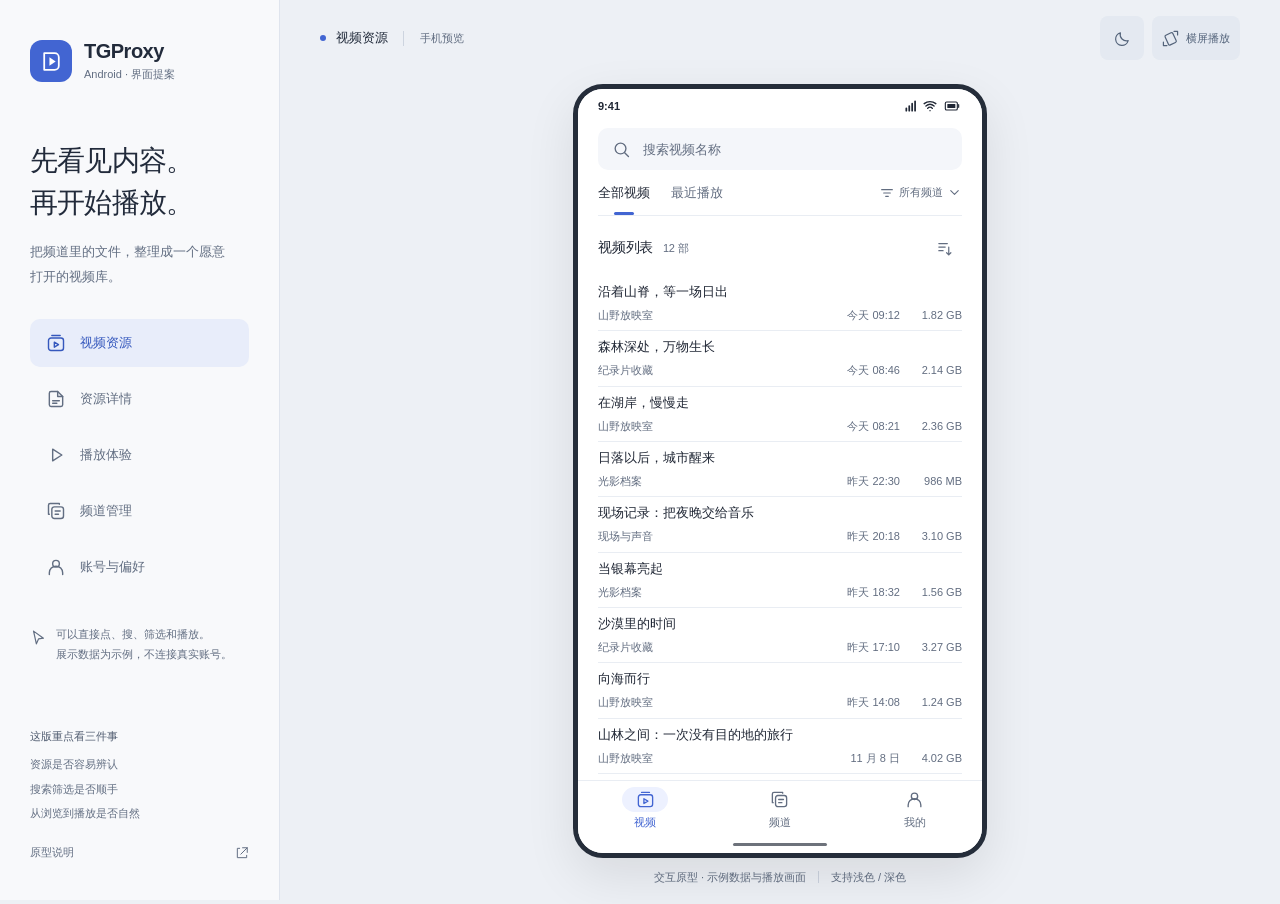
<file: android/prototype/index.html>
<!doctype html>
<html lang="zh-CN">
<head>
  <meta charset="utf-8">
  <meta name="viewport" content="width=device-width, initial-scale=1, viewport-fit=cover">
  <meta name="color-scheme" content="light dark">
  <link rel="icon" type="image/svg+xml" href="assets/favicon.svg">
  <title>TGProxy · 视频库交互原型</title>
  <link rel="stylesheet" href="prototype.css?v=inline-channel-update-1">
</head>
<body>
  <aside class="workbench-nav" aria-label="原型导航">
    <a class="brand" href="#library"><span class="brand-mark" data-icon="logo"></span><span>TGProxy<span class="brand-caption">Android · 界面提案</span></span></a>
    <div class="direction-copy"><h1>先看见内容。<br>再开始播放。</h1><p>把频道里的文件，整理成一个愿意打开的视频库。</p></div>
    <nav id="preview-nav">
      <button data-preview="library" class="active"><span data-icon="library"></span><span>视频资源</span></button>
      <button data-preview="detail"><span data-icon="file"></span><span>资源详情</span></button>
      <button data-preview="player"><span data-icon="play"></span><span>播放体验</span></button>
      <button data-preview="channels"><span data-icon="channels"></span><span>频道管理</span></button>
      <button data-preview="account"><span data-icon="user"></span><span>账号与偏好</span></button>
    </nav>
    <div class="prototype-note"><span data-icon="cursor"></span><p>可以直接点、搜、筛选和播放。<br>展示数据为示例，不连接真实账号。</p></div>
    <div class="review-notes"><strong>这版重点看三件事</strong><p>资源是否容易辨认<br>搜索筛选是否顺手<br>从浏览到播放是否自然</p></div>
    <a class="doc-link" href="README.md" target="_blank">原型说明 <span data-icon="external"></span></a>
  </aside>
  <main class="workbench-main">
    <header class="preview-toolbar"><span class="preview-label"><i></i><span id="preview-label">视频资源</span><span class="preview-size">手机预览</span></span><div><button class="tool-button" id="preview-theme" aria-label="切换浅色深色"><span data-icon="moon"></span></button><button class="tool-button landscape-toggle" id="preview-landscape" aria-label="横屏播放"><span data-icon="rotate"></span><span>横屏播放</span></button></div></header>
    <div class="stage">
      <section class="device" id="device" aria-label="TGProxy 手机交互原型">
        <div class="status-bar"><span>9:41</span><div><span data-icon="signal"></span><span data-icon="wifi"></span><span data-icon="battery"></span></div></div>
        <div class="app" id="app">
          <section class="screen active" id="library-screen" aria-label="视频库">
            <div class="library-tools">
              <div class="search-box"><span data-icon="search"></span><input id="search" type="search" placeholder="搜索视频名称" aria-label="搜索视频名称" autocomplete="off"><button class="icon-button search-clear" id="clear-search" aria-label="清空搜索" hidden><span data-icon="close"></span></button></div>
              <div class="library-tabs"><div class="text-tabs" role="tablist" aria-label="视频范围"><button class="selected" role="tab" aria-selected="true" data-scope="all">全部视频</button><button role="tab" aria-selected="false" data-scope="recent">最近播放</button></div><button class="filter-control" id="filter-button"><span data-icon="filter"></span><span id="filter-label">所有频道</span><span class="tiny-icon" data-icon="chevron-down"></span></button></div>
            </div>
            <div class="screen-scroll" id="library-scroll">
              <section class="all-section"><div class="section-heading resources-heading"><h3 id="results-heading">视频列表 <span id="results-count">12 部</span></h3><div class="section-actions"><button class="icon-button" id="sort-button" aria-label="排序视频"><span data-icon="sort"></span></button></div></div><div class="video-grid" id="video-grid"></div><div class="empty-state" id="empty-state" hidden><span class="empty-icon" data-icon="search"></span><h3>没有找到这个视频</h3><p>试试更短的名称，或切换到所有频道。</p><button class="primary-button" id="reset-search">清除筛选</button></div><p class="list-end" id="list-end">已显示全部视频</p></section>
            </div>
          </section>
          <section class="screen" id="channels-screen" aria-label="频道管理"><div class="channel-toolbar"><span><span id="channel-count">4</span> 个频道 <span class="count-separator">/</span> <span id="channel-total">12 个视频</span></span><div class="channel-toolbar-actions"><button class="icon-button" id="sync-all" aria-label="更新全部频道" title="更新全部频道"><span data-icon="refresh"></span></button><button class="compact-add" id="add-channel"><span data-icon="plus"></span>添加频道</button></div></div><div class="screen-scroll channel-scroll"><div id="channel-list"></div><div class="quiet-tip"><span data-icon="info"></span><p>频道里的视频会保存在本机索引中。移除频道不会退出 Telegram 频道。</p></div></div></section>
          <section class="screen" id="account-screen" aria-label="账号与偏好"><div class="screen-scroll account-scroll"><div class="profile"><div class="profile-avatar">L</div><div><h3>Long</h3><p>Telegram 已授权</p></div><span data-icon="shield"></span></div><div class="settings-section"><h3>播放与显示</h3><button class="settings-row" id="appearance-setting"><span class="setting-symbol" data-icon="sun"></span><span>外观</span><small id="appearance-value">浅色</small><span data-icon="chevron-right"></span></button><button class="settings-row" id="default-speed-setting"><span class="setting-symbol" data-icon="speed"></span><span>默认播放速度</span><small id="default-speed-value">1.0×</small><span data-icon="chevron-right"></span></button><button class="settings-row" id="gesture-help"><span class="setting-symbol" data-icon="hand"></span><span>播放手势</span><small>操作说明</small><span data-icon="chevron-right"></span></button></div><div class="settings-section"><h3>账号与数据</h3><button class="settings-row" id="account-info"><span class="setting-symbol" data-icon="key"></span><span>Telegram 授权</span><small>已连接</small><span data-icon="chevron-right"></span></button><button class="settings-row" id="storage-info"><span class="setting-symbol" data-icon="database"></span><span>本机数据</span><small>12 个视频</small><span data-icon="chevron-right"></span></button></div><p class="account-footer">TGProxy · 交互原型</p></div></section>
          <section class="screen detail-screen" id="detail-screen" aria-label="视频详情"><div class="screen-scroll" id="detail-scroll"></div></section>
          <section class="player-screen" id="player-screen" aria-label="播放器" hidden>
            <img class="player-image" id="player-image" src="assets/mountains.jpg" alt="示例视频画面" draggable="false">
            <div class="brightness-mask" id="brightness-mask"></div>
            <div class="gesture-area" id="gesture-area" aria-label="点按显示或隐藏控制栏，双击左右两侧跳转" tabindex="0"></div>
            <div class="player-controls" id="player-controls"><header class="player-top"><button class="icon-button" id="player-back" aria-label="返回视频库"><span data-icon="back"></span></button><div><strong id="player-title">沿着山脊，等一场日出</strong><span id="player-source">山野放映室</span></div><button class="icon-button" id="player-more" aria-label="播放设置"><span data-icon="more"></span></button></header><div class="player-center"><button class="seek-button" id="seek-back" aria-label="后退10秒"><span data-icon="rewind"></span><span>10</span></button><button class="play-button" id="play-toggle" aria-label="暂停"><span data-icon="pause"></span></button><button class="seek-button" id="seek-forward" aria-label="前进10秒"><span data-icon="forward"></span><span>10</span></button></div><footer class="player-bottom"><div class="seek-info"><span id="time-current">12:36</span><span id="time-duration">24:08</span></div><input id="timeline" type="range" min="0" max="1448" value="756" aria-label="播放进度"><div class="player-actions"><button id="player-lock"><span data-icon="lock"></span><span>锁定</span></button><div><button id="speed-button">1.0×</button><button id="ratio-button" aria-label="选择画面比例"><span data-icon="ratio"></span><span>适应</span></button><button id="player-rotate" aria-label="切换横竖屏"><span data-icon="fullscreen"></span></button></div></div></footer></div>
            <button class="unlock-button" id="unlock-button" hidden><span data-icon="unlock"></span><span>点按解锁</span></button><div class="gesture-feedback" id="gesture-feedback" role="status" hidden></div><div class="boost-feedback" id="boost-feedback" hidden><span data-icon="forward"></span>2× 播放中</div><span class="demo-watermark">画面示意</span>
          </section>
          <div class="mini-player" id="mini-player" hidden><button id="mini-resume"><span><strong id="mini-title">沿着山脊，等一场日出</strong><small id="mini-subtitle">继续播放</small></span></button><button class="icon-button" id="mini-toggle" aria-label="暂停播放"><span data-icon="pause"></span></button><button class="icon-button" id="mini-close" aria-label="停止并关闭播放"><span data-icon="close"></span></button></div>
          <nav class="bottom-nav" id="bottom-nav" aria-label="主要导航"><button data-route="library" class="selected" aria-current="page"><span class="nav-icon" data-icon="library"></span><span>视频</span></button><button data-route="channels"><span class="nav-icon" data-icon="channels"></span><span>频道</span></button><button data-route="account"><span class="nav-icon" data-icon="user"></span><span>我的</span></button></nav>
          <div class="sheet-backdrop" id="sheet-backdrop" hidden></div><section class="bottom-sheet" id="bottom-sheet" role="dialog" aria-modal="true" aria-labelledby="sheet-title" hidden><div class="sheet-handle"></div><header class="sheet-header"><h3 id="sheet-title"></h3><button class="icon-button" id="close-sheet" aria-label="关闭面板"><span data-icon="close"></span></button></header><div class="sheet-body" id="sheet-body"></div></section>
          <div class="snackbar" id="snackbar" role="status" hidden></div>
        </div>
        <div class="gesture-nav"><span></span></div>
      </section>
    </div>
    <p class="preview-footer">交互原型 · 示例数据与播放画面<span>支持浅色 / 深色</span></p>
  </main>
  <script src="prototype.js?v=inline-channel-update-1"></script>
</body>
</html>
</file>
<file: android/prototype/prototype.css>
:root{font-family:Roboto,"Noto Sans SC","PingFang SC","Microsoft YaHei",sans-serif;font-synthesis:none;color:#222b3b;background:#edf0f5;--accent:#4265d2;--background:#fff;--surface:#f4f6fa;--surface-hover:#edf1f9;--text:#202735;--muted:#626d80;--line:#e9edf3;--soft-accent:#edf1ff;--on-accent:#fff;--good:#287866;--ease:cubic-bezier(.2,.8,.2,1)}
*{box-sizing:border-box}body{margin:0;display:flex;min-height:100dvh}button,input,select{font:inherit}button{cursor:pointer;-webkit-tap-highlight-color:transparent;border:0;color:inherit}button:disabled{cursor:default;opacity:.45}button,a,input{touch-action:manipulation}button:focus-visible,a:focus-visible,input:focus-visible{outline:3px solid #6b8fe8;outline-offset:3px}a{color:inherit;text-underline-offset:4px}button{transition:background .16s var(--ease),color .16s var(--ease),transform .16s var(--ease)}button:active{transform:scale(.97)}button svg,a svg{pointer-events:none}button:hover{filter:brightness(.98)}[hidden]{display:none!important}svg{width:24px;height:24px;fill:none;stroke:currentColor;stroke-width:1.7;stroke-linecap:round;stroke-linejoin:round;vertical-align:middle;flex-shrink:0}::selection{background:#c9d7ff;color:#1f336a}input{caret-color:var(--accent)}::-webkit-scrollbar{width:4px;height:3px}::-webkit-scrollbar-thumb{background:#c9d0df;border-radius:4px}h1,h2,h3,p{margin:0}button .tiny-icon svg{width:15px;height:15px}.icon-button{width:48px;height:48px;background:transparent;display:inline-flex;align-items:center;justify-content:center;flex-shrink:0;border-radius:50%}.icon-button:hover{background:var(--surface-hover)}
.workbench-nav{width:280px;position:fixed;inset:0 auto 0 0;padding:40px 30px;display:flex;flex-direction:column;background:#f8f9fb;border-right:1px solid #dfe4ed;z-index:1}.brand{text-decoration:none;display:flex;align-items:center;gap:12px;font-size:20px;font-weight:700;letter-spacing:-.5px}.brand-mark{display:grid;place-items:center;width:42px;height:42px;background:#4265d2;color:#fff;border-radius:12px}.brand-mark svg{width:25px;height:25px}.brand-caption{display:block;font-size:11px;font-weight:500;letter-spacing:0;color:#626e82;margin-top:4px}.direction-copy{margin:58px 0 30px}.direction-copy h1{font-size:28px;font-weight:650;line-height:1.5;letter-spacing:-.8px}.direction-copy p{font-size:13px;line-height:1.9;color:#626e82;margin-top:16px;max-width:200px}#preview-nav{display:grid;gap:8px}#preview-nav button{width:100%;display:flex;align-items:center;gap:14px;height:48px;border-radius:10px;padding:0 16px;font-size:13px;background:transparent;color:#626e82;text-align:left}#preview-nav button.active{color:#3558bd;background:#e8edfa;font-weight:650}#preview-nav button:hover{background:#e8edfa}#preview-nav svg{width:20px;height:20px}.prototype-note{display:flex;align-items:flex-start;gap:9px;margin-top:34px;color:#626e82}.prototype-note svg{width:17px;height:17px;margin-top:4px}.prototype-note p{font-size:11px;line-height:1.8}.review-notes{margin-top:auto;padding-top:26px;font-size:11px;color:#626e82;line-height:2.2}.review-notes strong{font-weight:600;color:#505c70}.review-notes p{margin-top:4px}.doc-link{display:flex;align-items:center;justify-content:space-between;font-size:11px;color:#626e82;margin-top:20px;text-decoration:none}.doc-link svg{width:14px;height:14px}.workbench-main{margin-left:280px;width:calc(100% - 280px);display:flex;flex-direction:column;min-height:100dvh}.preview-toolbar{height:76px;display:flex;align-items:center;justify-content:space-between;padding:0 40px;gap:12px}.preview-label{font-size:13px;display:flex;align-items:center;gap:10px;font-weight:550}.preview-label i{width:6px;height:6px;border-radius:50%;background:#4265d2}.preview-size{font-size:11px;font-weight:400;color:#626e82;border-left:1px solid #cdd4df;margin-left:5px;padding-left:16px}.preview-toolbar>div{display:flex;align-items:center;gap:8px}.tool-button{height:36px;min-width:36px;border-radius:8px;background:#e4e9f1;display:flex;align-items:center;justify-content:center;gap:7px;color:#53637a;padding:0 10px;font-size:11px}.tool-button svg{width:17px;height:17px}.stage{flex:1;display:flex;align-items:center;justify-content:center;padding:8px 24px 12px;min-width:0}.device{--accent:#4265d2;width:414px;height:834px;max-height:calc(100dvh - 126px);flex-shrink:0;background:var(--background);border-radius:30px;box-shadow:0 18px 50px #00000018;overflow:hidden;display:flex;flex-direction:column;color:var(--text);transition:width .3s var(--ease),height .3s var(--ease);position:relative;border:5px solid #252d3a}.status-bar{height:27px;flex-shrink:0;padding:7px 20px 0;display:flex;justify-content:space-between;align-items:center;font-size:11px;font-weight:650;background:var(--background)}.status-bar>div{display:flex;gap:5px;align-items:center}.status-bar svg{width:14px;height:14px}.status-bar [data-icon=battery] svg{width:20px;height:16px}.app{flex:1;position:relative;min-height:0;display:flex;flex-direction:column;overflow:hidden}.screen{display:none;flex:1;min-height:0;flex-direction:column}.screen.active{display:flex}.screen-scroll{overflow-y:auto;overscroll-behavior:contain;flex:1;min-height:0;scrollbar-width:none}.screen-scroll::-webkit-scrollbar{display:none}.gesture-nav{height:17px;display:flex;align-items:center;justify-content:center;flex-shrink:0;background:var(--background)}.gesture-nav span{height:3px;width:94px;border-radius:4px;background:var(--text);opacity:.65}.preview-footer{text-align:center;height:34px;color:#626e82;font-size:11px}.preview-footer span{margin-left:12px;border-left:1px solid #cbd2de;padding-left:12px}
.app-heading{display:flex;justify-content:space-between;align-items:center;flex-shrink:0;padding:20px 20px 14px}.greeting{font-size:11px;color:var(--muted);letter-spacing:.5px}.app-heading h2{font-size:28px;line-height:1.3;font-weight:700;letter-spacing:-.5px;margin-top:5px;display:flex;gap:9px;align-items:center}.app-heading h2>span{font-size:11px;font-weight:550;border-radius:6px;background:var(--surface);color:var(--muted);padding:3px 6px;letter-spacing:0}.avatar-button{height:38px;width:38px;border-radius:50%;color:#4764ac;background:#e8edf8;font-weight:700;font-size:16px}.library-tools{padding:0 20px;flex-shrink:0;background:var(--background)}.search-box{height:46px;border-radius:12px;display:flex;align-items:center;gap:10px;background:var(--surface);padding:0 14px;color:var(--muted)}.search-box>span svg{height:19px;width:19px}.search-box input{outline:0;background:none;border:0;color:var(--text);font-size:13px;min-width:0;width:100%;height:100%}.search-box input:focus-visible{outline:0}.search-box:focus-within{box-shadow:0 0 0 2px var(--accent)}.search-box input::placeholder{color:var(--muted)}input[type=search]::-webkit-search-cancel-button{display:none}.search-clear{width:30px;height:38px;margin-right:-8px}.search-clear svg{width:16px;height:16px}.library-tabs{display:flex;align-items:center;justify-content:space-between;height:59px;border-bottom:1px solid var(--line);gap:6px}.text-tabs{display:flex;align-self:stretch;gap:21px;white-space:nowrap}.text-tabs button{position:relative;background:none;padding:0;font-size:13px;color:var(--muted)}.text-tabs button.selected{font-weight:650;color:var(--text)}.text-tabs button.selected:after{content:"";height:3px;position:absolute;bottom:0;left:calc(50% - 10px);width:20px;background:var(--accent);border-radius:3px}.filter-control{display:flex;gap:4px;align-items:center;font-size:11px;background:transparent;color:var(--muted);height:44px;padding:0 0 0 4px;max-width:150px;white-space:nowrap}.filter-control>span:nth-child(2){max-width:84px;overflow:hidden;text-overflow:ellipsis}.filter-control svg{width:16px;height:16px}.filter-control.filtered{color:var(--accent)}.section-heading{display:flex;align-items:center;justify-content:space-between;gap:8px;margin-bottom:13px}.section-heading h3{font-size:16px;font-weight:650;letter-spacing:-.2px}.section-heading>span{color:var(--muted);font-size:11px}.continue-section{padding-top:22px}.continue-section .section-heading{padding:0 20px}.continue-track{display:flex;overflow-x:auto;gap:13px;padding:0 20px 4px;scroll-snap-type:x mandatory;scrollbar-width:none}.continue-track::-webkit-scrollbar{display:none}.continue-card{background:none;text-align:left;padding:0;flex:0 0 244px;scroll-snap-align:start;border-radius:12px;min-width:0}.continue-cover{position:relative;overflow:hidden;aspect-ratio:16/9;border-radius:12px;background:#d2d9e2}.continue-cover img{width:100%;height:100%;object-fit:cover}.continue-cover:after{content:"";position:absolute;inset:50% 0 0;background:linear-gradient(transparent,#08122399)}.continue-cover .play-small{position:absolute;z-index:1;bottom:12px;left:13px;display:grid;place-items:center;width:30px;height:30px;border-radius:50%;background:#ffffffed;color:#213047}.play-small svg{width:15px;height:15px;fill:currentColor;stroke-width:0}.continue-cover .watch-progress{position:absolute;bottom:0;left:0;width:100%;height:3px;background:#ffffff50;z-index:2}.watch-progress span{display:block;height:100%;background:#a5beff}.time-left{position:absolute;z-index:1;color:#fff;bottom:18px;right:12px;font-size:11px;font-weight:500}.continue-card h4{font-size:13px;line-height:1.5;font-weight:600;margin:9px 0 4px;white-space:nowrap;overflow:hidden;text-overflow:ellipsis}.continue-card p{font-size:11px;color:var(--muted)}.all-section{padding:22px 20px 0}.resources-heading{margin-bottom:14px}.resources-heading h3 span{margin-left:6px;font-size:11px;font-weight:400;color:var(--muted)}.section-actions{display:flex;gap:0}.section-actions .icon-button{width:32px;height:32px;color:var(--muted);border-radius:8px}.section-actions .icon-button svg{width:18px;height:18px}.video-grid{display:grid;grid-template-columns:repeat(2,minmax(0,1fr));column-gap:12px;row-gap:21px}.video-item{min-width:0;position:relative}.video-open{display:block;background:none;width:100%;padding:0;text-align:left;border-radius:10px}.cover{aspect-ratio:16/10;position:relative;border-radius:10px;overflow:hidden;background:var(--surface)}.cover img{width:100%;height:100%;object-fit:cover;transition:transform .3s var(--ease)}.video-open:hover img{transform:scale(1.04)}.cover .duration{position:absolute;bottom:7px;right:7px;font-size:11px;line-height:1.4;font-variant-numeric:tabular-nums;background:#121d2bcc;color:#fff;padding:2px 5px;border-radius:4px}.cover .quality{position:absolute;top:7px;left:7px;background:#ffffffeb;color:#273952;font-size:11px;font-weight:700;line-height:1.5;padding:2px 5px;border-radius:4px}.missing-cover{height:100%;display:flex;align-items:center;justify-content:center;color:#929daf}.missing-cover svg{width:30px;height:30px;stroke-width:1.1}.video-item h4{font-size:12px;line-height:1.6;font-weight:600;margin:9px 0 5px;display:-webkit-box;-webkit-line-clamp:2;-webkit-box-orient:vertical;overflow:hidden;min-height:38px;letter-spacing:0}.video-meta{display:flex;align-items:center;justify-content:space-between;gap:3px;font-size:11px;line-height:1.4;color:var(--muted)}.channel-dot{display:inline-block;width:5px;height:5px;border-radius:50%;margin-right:4px;background:var(--dot,#6c82b8);vertical-align:1px}.video-meta .source{white-space:nowrap;overflow:hidden;text-overflow:ellipsis}.video-meta .file-size{white-space:nowrap}.list-end{font-size:11px;color:var(--muted);text-align:center;padding:27px 0 30px}.empty-state{text-align:center;padding:50px 0 70px}.empty-icon{width:64px;height:64px;border-radius:50%;display:grid;place-items:center;background:var(--surface);margin:0 auto 20px;color:var(--muted)}.empty-state h3{font-size:16px;font-weight:600}.empty-state p{font-size:12px;line-height:1.8;color:var(--muted);margin:10px 0 22px}.primary-button{display:flex;gap:9px;align-items:center;justify-content:center;border-radius:12px;min-height:48px;padding:12px 20px;background:var(--accent);color:var(--on-accent);font-size:13px;font-weight:550}.empty-state .primary-button{margin:auto}.primary-button svg{width:19px;height:19px}.secondary-button{display:flex;align-items:center;justify-content:center;min-height:46px;background:var(--surface);color:var(--text);font-size:12px;border-radius:12px;padding:10px 20px}.bottom-nav{display:flex;align-items:center;justify-content:space-around;height:65px;flex-shrink:0;background:var(--background);border-top:1px solid var(--line);z-index:2}.bottom-nav>button{background:none;display:flex;flex-direction:column;align-items:center;gap:5px;width:88px;font-size:11px;color:var(--muted);height:58px;justify-content:center}.bottom-nav .nav-icon{height:28px;width:52px;display:grid;place-items:center;border-radius:18px}.nav-icon svg{width:21px;height:21px}.bottom-nav .selected{color:var(--accent);font-weight:600}.bottom-nav .selected .nav-icon{background:var(--soft-accent)}
.add-button{background:var(--soft-accent);color:var(--accent);width:40px;height:40px;border-radius:12px}.channel-scroll{padding:8px 20px 24px}.channel-item{padding:19px 0;border-bottom:1px solid var(--line);display:flex;align-items:center;gap:12px}.channel-avatar{width:46px;height:46px;display:grid;place-items:center;border-radius:14px;font-size:17px;flex-shrink:0;font-weight:550}.channel-item .channel-content{flex:1;text-align:left;background:none;padding:0;min-width:0}.channel-content strong{display:block;font-size:14px;font-weight:600}.channel-content p{color:var(--muted);font-size:11px;margin-top:7px}.channel-content small{display:block;color:var(--good);font-size:11px;margin-top:7px}.channel-item .icon-button{height:40px;width:36px;color:var(--muted)}.quiet-tip{display:flex;gap:10px;color:var(--muted);font-size:11px;line-height:1.9;padding:25px 0}.quiet-tip svg{width:17px;height:17px;margin-top:3px}.connection-badge{font-size:11px;color:var(--good);display:flex;gap:5px;align-items:center}.connection-badge i{width:5px;height:5px;background:var(--good);border-radius:50%}.account-scroll{padding:12px 20px 25px}.profile{display:flex;align-items:center;gap:13px;padding:20px 0 30px}.profile-avatar{width:56px;height:56px;border-radius:50%;display:grid;place-items:center;background:var(--soft-accent);color:var(--accent);font-size:23px;font-weight:600}.profile h3{font-size:19px;line-height:1.4}.profile p{font-size:11px;color:var(--muted);margin-top:5px}.profile>span{margin-left:auto;color:var(--good)}.settings-section{margin-top:12px}.settings-section h3{font-size:11px;font-weight:500;color:var(--muted);margin-bottom:10px}.settings-row{display:flex;align-items:center;gap:11px;width:100%;min-height:62px;padding:0;background:none;border-bottom:1px solid var(--line);text-align:left;font-size:13px}.setting-symbol{color:var(--muted)}.setting-symbol svg{width:20px;height:20px}.settings-row small{margin-left:auto;color:var(--muted);font-size:11px}.settings-row>span:last-child svg{width:16px;height:16px;color:var(--muted)}.settings-section+.settings-section{margin-top:30px}.account-footer{color:var(--muted);text-align:center;font-size:11px;line-height:2.2;margin-top:40px}.account-footer span{font-size:11px;opacity:.8}
.detail-hero{position:relative;aspect-ratio:16/11;overflow:hidden;background:#202734}.detail-hero>img{width:100%;height:100%;object-fit:cover}.detail-hero:after{content:"";position:absolute;inset:0;background:linear-gradient(#07132630,transparent 40%,#07132645)}.detail-top{position:absolute;inset:7px 8px auto;display:flex;align-items:center;justify-content:space-between;z-index:1;color:white}.detail-top .icon-button{background:#111d2e50;width:40px;height:40px}.detail-hero-play{position:absolute;left:calc(50% - 28px);top:calc(50% - 28px);width:56px;height:56px;display:grid;place-items:center;background:#fffffff0;color:#283958;z-index:1;border-radius:50%}.detail-hero-play svg{width:23px;height:23px;fill:currentColor;stroke:0;margin-left:3px}.detail-content{padding:22px 20px}.detail-content h2{font-size:22px;line-height:1.55;font-weight:650;letter-spacing:-.5px}.detail-file{font-size:11px;color:var(--muted);line-height:1.7;word-break:break-all;margin-top:8px}.media-facts{display:flex;gap:18px;margin:19px 0 22px;color:var(--muted);font-size:11px;flex-wrap:wrap}.media-facts span{display:flex;align-items:center;gap:5px}.media-facts svg{width:15px;height:15px}.detail-source{display:flex;align-items:center;gap:9px;padding:14px 0;border-top:1px solid var(--line);border-bottom:1px solid var(--line)}.detail-source .channel-avatar{width:34px;height:34px;font-size:13px;border-radius:10px}.detail-source p{font-size:12px;font-weight:550}.detail-source small{font-size:11px;color:var(--muted);display:block;margin-top:4px}.detail-source>button{margin-left:auto;font-size:11px;background:none;color:var(--accent);height:40px}.detail-play{width:100%;margin:23px 0 0}.detail-resume{display:block;text-align:center;font-size:11px;color:var(--muted);margin-top:10px}.related-heading{margin:30px 0 14px;font-size:15px;font-weight:600}.related-item{width:100%;display:flex;gap:12px;align-items:center;background:none;text-align:left;padding:10px 0}.related-item img{width:96px;aspect-ratio:16/10;object-fit:cover;border-radius:8px}.related-item strong{font-size:12px;font-weight:550;line-height:1.7;display:block}.related-item small{font-size:11px;color:var(--muted);display:block;margin-top:5px}
.sheet-backdrop{position:absolute;inset:0;background:#0a162b60;z-index:8;animation:dim-in .18s var(--ease)}.bottom-sheet{position:absolute;left:0;right:0;bottom:0;max-height:88%;display:flex;flex-direction:column;background:var(--background);color:var(--text);border-radius:24px 24px 0 0;z-index:9;box-shadow:0 -10px 32px #0b172c1a;animation:sheet-in .25s var(--ease);padding-bottom:15px}.sheet-handle{width:32px;height:4px;border-radius:6px;background:var(--line);margin:10px auto 2px;flex-shrink:0}.sheet-header{display:flex;align-items:center;justify-content:space-between;padding:7px 14px 8px 22px;flex-shrink:0}.sheet-header h3{font-size:18px;font-weight:650}.sheet-header .icon-button{width:38px;height:38px;color:var(--muted)}.sheet-body{padding:0 20px 12px;overflow-y:auto;overscroll-behavior:contain}.sheet-intro{color:var(--muted);font-size:12px;line-height:1.8;margin:0 0 17px}.option-list{display:grid;gap:3px}.option{display:flex;align-items:center;gap:12px;min-height:52px;width:100%;background:none;text-align:left;padding:9px 12px;border-radius:10px;font-size:13px}.option.selected{background:var(--soft-accent);color:var(--accent);font-weight:600}.option .option-check{margin-left:auto}.option .option-check svg{width:18px;height:18px}.option span small{display:block;color:var(--muted);font-size:11px;font-weight:400;margin-top:5px}.option>svg{width:21px;height:21px}.option .option-count{margin-left:auto;color:var(--muted);font-size:11px}.option.danger{color:#b64444}.sheet-footer{padding-top:18px}.sheet-footer .primary-button{width:100%}.speed-grid{display:grid;grid-template-columns:repeat(4,1fr);gap:9px;margin:12px 0 18px}.speed-choice{min-height:47px;background:var(--surface);border-radius:10px;font-size:13px}.speed-choice.selected{background:var(--accent);color:var(--on-accent);font-weight:600}.sheet-hint{font-size:11px;color:var(--muted);line-height:1.8}.sheet-label{display:block;font-size:12px;font-weight:550;margin:18px 0 10px}.sheet-input{width:100%;border:1px solid var(--line);background:var(--surface);color:var(--text);height:48px;padding:0 13px;border-radius:10px;font-size:12px}.form-error{color:#b64444;font-size:11px;margin:8px 0;min-height:15px}.sheet-divider{border:0;border-top:1px solid var(--line);margin:17px 0}.info-pair{display:flex;justify-content:space-between;gap:20px;font-size:12px;padding:14px 0;border-bottom:1px solid var(--line)}.info-pair span{color:var(--muted)}.info-pair strong{font-weight:500;text-align:right}.snackbar{position:absolute;bottom:78px;left:18px;right:18px;background:#263246;color:#fff;padding:15px 18px;border-radius:10px;font-size:12px;line-height:1.6;z-index:15;box-shadow:0 5px 20px #0002}.mini-player{display:flex;height:56px;flex-shrink:0;align-items:center;border-top:1px solid var(--line);background:var(--surface);padding:0 8px 0 14px;gap:4px;z-index:2}.mini-player>button:first-child{display:flex;align-items:center;gap:9px;background:none;flex:1;min-width:0;padding:0;text-align:left}.mini-player img{width:36px;height:36px;object-fit:cover;border-radius:6px}.mini-player span{overflow:hidden}.mini-player strong{display:block;overflow:hidden;text-overflow:ellipsis;white-space:nowrap;font-size:11px;font-weight:600}.mini-player small{font-size:11px;color:var(--muted);margin-top:5px;display:block}.mini-player .icon-button{width:35px;height:40px}.mini-player svg{width:19px;height:19px}
.player-screen{position:absolute;inset:0;z-index:5;background:#000;color:white;overflow:hidden}.player-image{width:100%;height:100%;object-fit:contain;pointer-events:none}.brightness-mask{position:absolute;inset:0;background:#000;opacity:0;pointer-events:none}.gesture-area{position:absolute;inset:0;touch-action:none;user-select:none}.player-controls{position:absolute;inset:0;pointer-events:none;transition:opacity .2s var(--ease)}.player-controls.controls-hidden{opacity:0;visibility:hidden}.player-controls button,.player-controls input{pointer-events:auto}.player-top{position:absolute;top:0;left:0;right:0;display:flex;align-items:center;gap:4px;padding:13px 6px 40px;background:linear-gradient(#000b,transparent)}.player-top>div{flex:1;min-width:0;margin:0 4px}.player-top strong{display:block;font-size:13px;font-weight:550;white-space:nowrap;overflow:hidden;text-overflow:ellipsis}.player-top div>span{display:block;font-size:11px;color:#ffffffa6;margin-top:5px}.player-top .icon-button:hover{background:#ffffff18}.player-center{position:absolute;inset:0;display:flex;align-items:center;justify-content:center;gap:34px}.play-button{border-radius:50%;width:62px;height:62px;display:grid;place-items:center;background:#0003;color:white}.play-button svg{width:38px;height:38px;stroke-width:1.4;filter:drop-shadow(0 2px 3px #0004)}.seek-button{position:relative;background:none;width:48px;height:48px;color:white;display:grid;place-items:center}.seek-button>span:first-child svg{width:35px;height:35px;stroke-width:1.5;filter:drop-shadow(0 2px 3px #0004)}.seek-button>span:last-child{position:absolute;left:0;right:0;top:20px;font-size:11px;font-weight:600}.player-bottom{position:absolute;bottom:0;left:0;right:0;padding:40px 21px 12px;background:linear-gradient(transparent,#000b)}.seek-info{display:flex;justify-content:space-between;font-size:11px;font-variant-numeric:tabular-nums;color:#e3e6ed;line-height:1.8}.player-bottom input[type=range]{appearance:none;width:100%;margin:8px 0;height:24px;background:none;cursor:pointer}.player-bottom input::-webkit-slider-runnable-track{height:3px;border-radius:5px;background:linear-gradient(to right,#c5d4ff 0 var(--progress,52%),#ffffff40 var(--progress,52%) 100%)}.player-bottom input::-webkit-slider-thumb{appearance:none;width:10px;height:10px;background:white;border-radius:50%;margin-top:-3.5px}.player-bottom input::-moz-range-track{height:3px;background:#ffffff50}.player-bottom input::-moz-range-progress{height:3px;background:#c5d4ff}.player-bottom input::-moz-range-thumb{height:10px;width:10px;border:0;background:white}.player-actions{display:flex;align-items:center;justify-content:space-between;gap:12px}.player-actions button{height:42px;min-width:42px;border-radius:8px;display:flex;align-items:center;justify-content:center;gap:6px;padding:0;background:none;font-size:12px;color:#fff}.player-actions>div{display:flex;gap:19px}.player-actions svg{width:19px;height:19px}.unlock-button{position:absolute;left:18px;top:48%;border-radius:12px;display:flex;flex-direction:column;align-items:center;gap:8px;z-index:3;background:#0008;padding:14px 16px;color:white;font-size:11px}.unlock-button svg{width:24px;height:24px}.gesture-feedback{position:absolute;top:100px;left:50%;transform:translateX(-50%);white-space:nowrap;padding:12px 20px;border-radius:10px;background:#202b3be8;font-size:13px;pointer-events:none;z-index:5}.boost-feedback{position:absolute;top:100px;left:50%;transform:translateX(-50%);font-size:12px;display:flex;align-items:center;gap:6px;background:#202b3be8;padding:11px 18px;border-radius:9px;pointer-events:none}.boost-feedback svg{width:18px;height:18px}.demo-watermark{position:absolute;bottom:45%;right:16px;font-size:11px;color:#ffffff59;pointer-events:none}.playing .status-bar,.playing .gesture-nav{background:#000;color:#fff}.playing .gesture-nav span{background:#fff}.playing .bottom-sheet{--background:#202630;--text:#f1f3f7;--surface:#2c3341;--muted:#aab4c7;--line:#394152;--accent:#b6c8ff;--soft-accent:#34415f;--on-accent:#1e2e52}.device.landscape{width:min(980px,calc(100vw - 360px));height:470px;border-radius:22px}.landscape .player-image{object-fit:contain}.landscape .player-top{padding:5px 12px 40px}.landscape .player-bottom{padding:30px 27px 6px}.landscape .player-actions>div{gap:24px}.landscape .player-center{gap:70px}.landscape .bottom-sheet{left:auto;width:340px;top:0;bottom:0;border-radius:20px 0 0 20px;max-height:none;padding-bottom:10px}.landscape .sheet-handle{display:none}.landscape .sheet-header{padding-top:15px}.landscape .gesture-feedback,.landscape .boost-feedback{top:70px}.device.dark{--background:#171d27;--surface:#242c3a;--surface-hover:#2c3547;--text:#ecf0f7;--muted:#a2aec2;--line:#2c3545;--accent:#aec3ff;--soft-accent:#2d3b5d;--on-accent:#1d305b;--good:#8acbb7}.dark .avatar-button{background:#2d3b5d;color:#c4d3ff}.dark .channel-avatar{filter:saturate(.75) brightness(.85)}.dark .channel-content small{color:#93d1bd}.dark .missing-cover{color:#a8b4c8}.dark .sheet-handle{background:#4c576a}.dark .snackbar{background:#d8e2f6;color:#233147}
@keyframes sheet-in{from{transform:translateY(50px);opacity:.5}to{transform:translateY(0);opacity:1}}@keyframes dim-in{from{opacity:0}to{opacity:1}}@keyframes spin{to{transform:rotate(360deg)}}.spinning svg{animation:spin 1.5s linear infinite}
@media(min-width:1550px){.workbench-nav{width:310px;padding-left:40px;padding-right:40px}.workbench-main{margin-left:310px;width:calc(100% - 310px)}.device{width:430px;height:884px}.video-item h4{font-size:13px}.video-meta{font-size:11px}}
@media(max-width:1000px){.workbench-nav{width:230px;padding:30px 22px}.workbench-main{margin-left:230px;width:calc(100% - 230px)}.direction-copy h1{font-size:25px}.direction-copy{margin-top:38px}.preview-toolbar{padding:0 20px}.preview-size{display:none}.device.landscape{width:calc(100vw - 285px);height:380px}.review-notes{display:none}}
@media(max-width:760px){body{background:var(--background)}.workbench-nav{display:none}.workbench-main{margin:0;width:100%;height:100dvh;min-height:0}.preview-toolbar{height:43px;padding:0 13px;background:#edf0f5;flex-shrink:0}.preview-label{font-size:11px}.tool-button{height:30px;min-width:32px;font-size:11px}.preview-toolbar .landscape-toggle span:last-child{display:none}.stage{padding:0;display:flex;align-items:stretch;min-height:0}.device{border:0;border-radius:0;box-shadow:none;width:100%;height:100%;max-height:none}.status-bar{display:none}.gesture-nav{height:max(13px,env(safe-area-inset-bottom))}.preview-footer{display:none}.app-heading{padding-top:18px}.continue-card{flex-basis:67%}.device.landscape{width:100%;height:100%;border-radius:0}.landscape .bottom-sheet{width:min(340px,80%)}.device.landscape .player-controls .player-top{padding-top:8px}.device.landscape .player-bottom{padding-bottom:8px}.device.landscape .player-center{gap:40px}}
@media(max-width:360px){.app-heading,.library-tools{padding-left:16px;padding-right:16px}.all-section{padding-left:16px;padding-right:16px}.text-tabs{gap:15px}.filter-control{font-size:11px}.filter-control>span:nth-child(2){max-width:65px}.video-meta .file-size{display:none}.video-grid{gap:18px 10px}}
@media(prefers-reduced-motion:reduce){*,*:before,*:after{animation:none!important;transition:none!important;scroll-behavior:auto!important}}

/* long: 首张继续观看卡片与标题对齐，滚动吸附也要保留页面边距。 */
.continue-track{scroll-padding-inline:20px}
.continue-cover .missing-cover{background:var(--surface);color:var(--muted)}
.continue-cover .missing-cover svg{width:40px;height:40px}
.tool-button[aria-pressed=true]{background:#d8e2fc;color:#3558bd}

/* long: 缺图时保留资源信息，避免装饰性遮罩让占位被误认作真实画面。 */
.continue-cover:has(.missing-cover):after{display:none}
.continue-cover:has(.missing-cover) .time-left{color:var(--muted)}
.section-actions .icon-button{width:44px;height:44px}
.tool-button,.avatar-button,.add-button{min-width:44px;min-height:44px}
.settings-row>span:last-child{display:flex}

.mini-art{width:36px;height:36px;display:block;flex-shrink:0;border-radius:6px;overflow:hidden;background:var(--surface)}
.mini-art .missing-cover{background:var(--soft-accent);color:var(--muted)}
.mini-art .missing-cover svg{width:21px;height:21px}

/* long: 资源为首屏主体；继续观看固定两列，避免半张卡片挤占资源列表的阅读空间。 */
.library-tools{padding-top:12px}
.search-box{height:42px;border-radius:10px}
.library-tabs{height:46px}
.continue-section{padding-top:14px}
.continue-track{display:grid;grid-template-columns:repeat(2,minmax(0,1fr));gap:12px;overflow:visible;scroll-snap-type:none;padding-bottom:0}
.continue-card{min-width:0;width:100%}
.continue-card h4{font-size:12px;line-height:1.5;white-space:normal;display:-webkit-box;-webkit-line-clamp:2;-webkit-box-orient:vertical;min-height:36px;margin:7px 0 3px}
.continue-card p{line-height:1.4}
.continue-cover{border-radius:9px}
.continue-cover .play-small{width:25px;height:25px;bottom:9px;left:9px}
.continue-cover .play-small svg{width:12px;height:12px}
.time-left{bottom:14px;right:8px;font-size:11px}
.section-heading{margin-bottom:10px}
.section-heading h3{font-size:14px}
.all-section{padding-top:14px}
.resources-heading{margin-bottom:10px}
.section-actions .icon-button{height:36px;width:36px}
.section-actions .icon-button svg{height:17px;width:17px}
.video-grid{row-gap:15px}
.cover{aspect-ratio:16/9;border-radius:9px}
.video-item h4{margin-top:7px;margin-bottom:3px;line-height:1.5;min-height:36px}
.video-meta{line-height:1.5}
.list-end{padding:20px 0}
.bottom-nav{height:56px}
.bottom-nav>button{height:50px;gap:3px}
.bottom-nav .nav-icon{height:25px;width:46px}
.nav-icon svg{width:19px;height:19px}
.channel-toolbar{display:flex;align-items:center;justify-content:space-between;padding:8px 16px 5px 20px;flex-shrink:0;color:var(--muted);font-size:11px}
.count-separator{margin:0 7px;color:var(--muted)}
.compact-add{display:flex;align-items:center;gap:5px;min-height:40px;background:none;color:var(--accent);font-size:12px;border-radius:8px;padding:0 7px}
.compact-add svg{width:18px;height:18px}
.channel-scroll{padding-top:3px}





.channel-item{padding:3px 0;gap:9px;min-height:52px}
.channel-avatar{width:36px;height:36px;border-radius:10px;font-size:14px}
.channel-content strong{font-size:13px;line-height:1.4}
.channel-content p{display:flex;align-items:center;gap:8px;margin-top:3px;font-size:11px;line-height:1.4}
.channel-content small{margin:0;display:inline;font-size:11px}
.channel-item .icon-button{height:44px;width:36px}
.channel-item .icon-button svg{width:19px;height:19px}
.quiet-tip{padding:16px 0;line-height:1.7;font-size:11px;gap:8px}
.quiet-tip svg{width:15px;height:15px}
.account-scroll{padding-top:10px}
.profile{padding:8px 0 17px;gap:10px}
.profile-avatar{width:38px;height:38px;font-size:17px}
.profile h3{font-size:16px;font-weight:600}
.profile p{font-size:11px;margin-top:3px}
.profile>span svg{width:19px;height:19px}
.settings-section{margin-top:5px}
.settings-section h3{margin-bottom:2px;font-size:11px}
.settings-row{min-height:49px;gap:10px}
.setting-symbol svg{width:18px;height:18px}
.settings-row>span:last-child svg{width:14px;height:14px}
.settings-section+.settings-section{margin-top:18px}
.account-footer{margin-top:23px;font-size:11px;line-height:1.5}
.detail-content{padding-top:16px}
.detail-content h2{font-size:20px}
.media-facts{margin:14px 0 17px}
.detail-play{margin-top:18px}
.related-heading{margin-top:24px}

/* long: 标题只占实际需要的行数，网格同行的元信息仍保持底部对齐。 */
.continue-card h4,.video-item h4{min-height:0}
.video-grid:not(.list-view) .video-open{display:grid;grid-template-rows:auto 1fr auto;height:100%}
.video-grid{row-gap:13px}

/* long: 整行仍能点按，缩小的是头像与上下留白，不以压缩文字行距换取密度。 */
.channel-toolbar-actions{display:flex;align-items:center;gap:2px}
.channel-toolbar-actions .icon-button{width:36px;height:40px;border-radius:8px;color:var(--muted)}
.channel-toolbar-actions .icon-button svg{width:17px;height:17px}
.channel-item .channel-avatar{width:30px;height:30px;border-radius:9px;font-size:13px}
.channel-item .channel-content{min-height:44px;display:flex;flex-direction:column;justify-content:center}
.channel-scroll{padding-top:0}

/* long: 文字行直接占满列表，不为不可用的封面保留空白。 */
.section-actions{gap:3px}
.video-grid.list-view{display:flex;flex-direction:column;gap:0}
.list-view .video-open{display:flex;flex-direction:column;justify-content:center;width:100%;min-height:55px;padding:7px 0;border-radius:0;border-bottom:1px solid var(--line)}
.list-view .video-open:hover{background:var(--surface)}
.list-view .video-item h4{font-size:13px;line-height:1.45;max-height:none;margin:0 0 5px;min-height:0}
.list-view .video-meta{width:100%;display:flex;justify-content:flex-start;align-items:center;gap:12px;white-space:nowrap}
.list-view .source{flex:1;min-width:0}
.list-view .list-duration{font-variant-numeric:tabular-nums}
.list-view .video-meta .file-size{display:inline;min-width:50px;text-align:right;font-variant-numeric:tabular-nums}
.continue-track.continue-list{display:flex;flex-direction:column;gap:0}
.continue-row{min-height:51px;display:flex;align-items:center;justify-content:space-between;gap:10px;background:none;padding:7px 0;border-bottom:1px solid var(--line);text-align:left}
.continue-row-copy{flex:1;min-width:0}
.continue-row-copy strong{display:block;overflow:hidden;text-overflow:ellipsis;white-space:nowrap;font-size:13px;line-height:1.45;font-weight:600}
.continue-row-copy small{display:flex;gap:14px;font-size:11px;color:var(--muted);line-height:1.4;margin-top:4px}
.continue-row-play{width:28px;height:28px;border-radius:50%;background:var(--soft-accent);color:var(--accent);display:grid;place-items:center;flex-shrink:0}
.continue-row-play svg{width:14px;height:14px;fill:currentColor;stroke:none}

.detail-list-top{height:48px;display:flex;align-items:center;padding:0 8px}
.related-item{min-height:52px;padding:8px 0}

/* long: 小图标与点击范围独立，运行态不增加频道行高度。 */
.channel-item .channel-update{width:44px;height:48px;flex-shrink:0}
.channel-item .channel-update svg{width:18px;height:18px}
.channel-update:disabled{opacity:.35;cursor:default}
.channel-toolbar-actions #sync-all{width:44px;height:48px}
.channel-toolbar-actions #sync-all svg{width:18px;height:18px}
</file>
